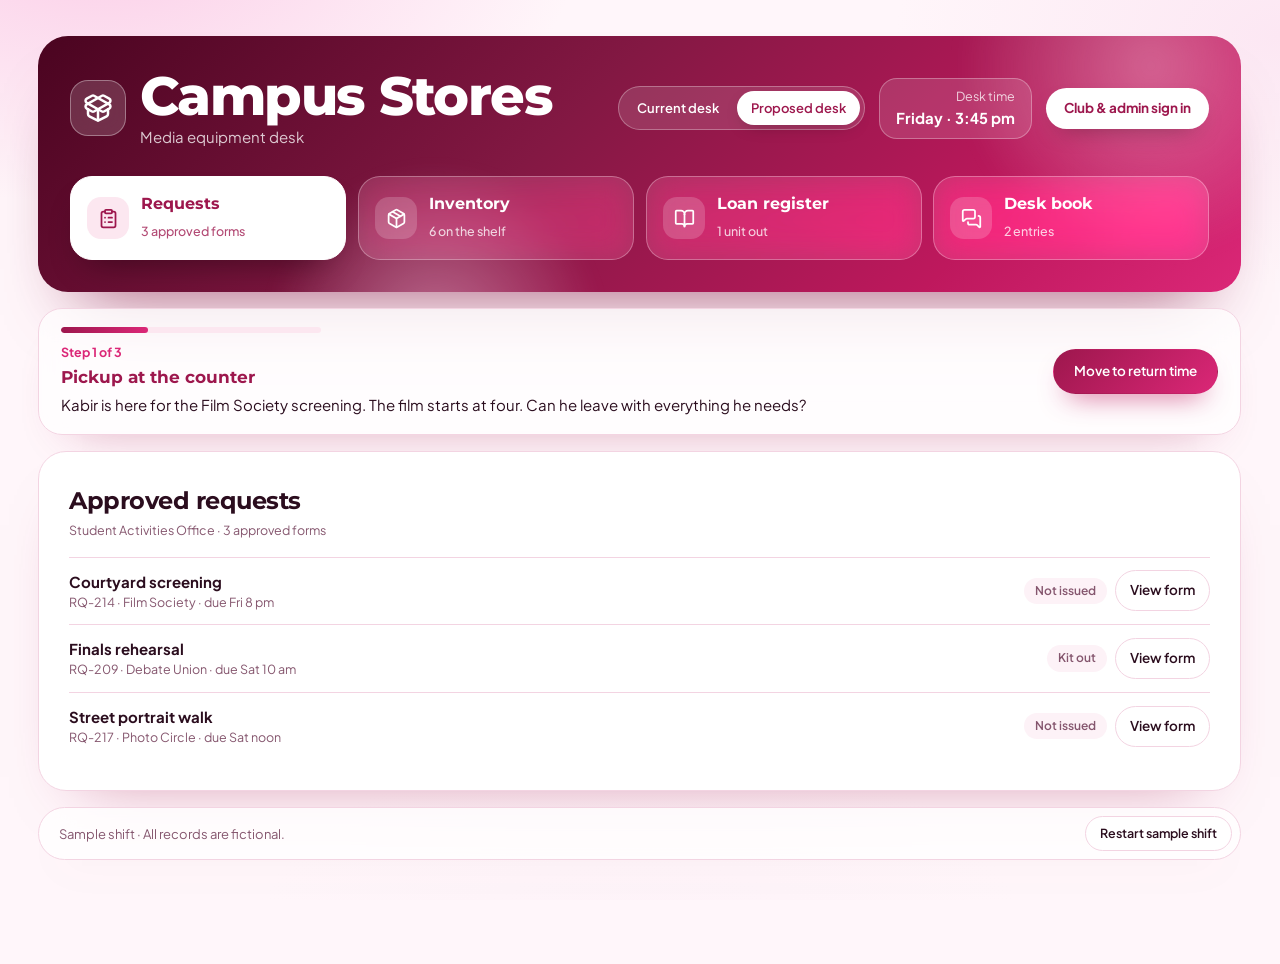
<file: index.html>
<!doctype html>
<html lang="en">
  <head>
    <meta charset="utf-8" />
    <meta name="viewport" content="width=device-width, initial-scale=1" />
    <title>Campus Stores · Media equipment desk</title>
    <meta
      name="description"
      content="Work a shift at a fictional campus equipment desk in this interactive product engineering exercise."
    />
    <link rel="preconnect" href="https://fonts.googleapis.com" />
    <link rel="preconnect" href="https://fonts.gstatic.com" crossorigin />
    <link
      rel="stylesheet"
      href="https://fonts.googleapis.com/css2?family=Montserrat:wght@600;700;800&family=Plus+Jakarta+Sans:wght@400;500;600;700&display=swap"
    />
    <link rel="stylesheet" href="./styles.css?v=pink2" />
    <script defer src="./app.js?v=pink2"></script>
  </head>
  <body>
    <svg
      xmlns="http://www.w3.org/2000/svg"
      width="0"
      height="0"
      aria-hidden="true"
      class="icon-library"
    >
      <symbol id="icon-package-open" viewBox="0 0 24 24">
        <path d="M12 22v-9" />
        <path
          d="M15.17 2.21a1.67 1.67 0 0 1 1.63 0L21 4.57a1.93 1.93 0 0 1 0 3.36L8.82 14.79a1.655 1.655 0 0 1-1.64 0L3 12.43a1.93 1.93 0 0 1 0-3.36z"
        />
        <path
          d="M20 13v3.87a2.06 2.06 0 0 1-1.11 1.83l-6 3.08a1.93 1.93 0 0 1-1.78 0l-6-3.08A2.06 2.06 0 0 1 4 16.87V13"
        />
        <path
          d="M21 12.43a1.93 1.93 0 0 0 0-3.36L8.83 2.2a1.64 1.64 0 0 0-1.63 0L3 4.57a1.93 1.93 0 0 0 0 3.36l12.18 6.86a1.636 1.636 0 0 0 1.63 0z"
        />
      </symbol>
      <symbol id="icon-package" viewBox="0 0 24 24">
        <path
          d="M11 21.73a2 2 0 0 0 2 0l7-4A2 2 0 0 0 21 16V8a2 2 0 0 0-1-1.73l-7-4a2 2 0 0 0-2 0l-7 4A2 2 0 0 0 3 8v8a2 2 0 0 0 1 1.73z"
        />
        <path d="M12 22V12" />
        <polyline points="3.29 7 12 12 20.71 7" />
        <path d="m7.5 4.27 9 5.15" />
      </symbol>
      <symbol id="icon-clipboard-list" viewBox="0 0 24 24">
        <rect width="8" height="4" x="8" y="2" rx="1" ry="1" />
        <path
          d="M16 4h2a2 2 0 0 1 2 2v14a2 2 0 0 1-2 2H6a2 2 0 0 1-2-2V6a2 2 0 0 1 2-2h2"
        />
        <path d="M12 11h4" />
        <path d="M12 16h4" />
        <path d="M8 11h.01" />
        <path d="M8 16h.01" />
      </symbol>
      <symbol id="icon-book-open" viewBox="0 0 24 24">
        <path d="M12 7v14" />
        <path
          d="M3 18a1 1 0 0 1-1-1V4a1 1 0 0 1 1-1h5a4 4 0 0 1 4 4 4 4 0 0 1 4-4h5a1 1 0 0 1 1 1v13a1 1 0 0 1-1 1h-6a3 3 0 0 0-3 3 3 3 0 0 0-3-3z"
        />
      </symbol>
      <symbol id="icon-camera" viewBox="0 0 24 24">
        <path
          d="M14.5 4h-5L7 7H4a2 2 0 0 0-2 2v9a2 2 0 0 0 2 2h16a2 2 0 0 0 2-2V9a2 2 0 0 0-2-2h-3l-2.5-3z"
        />
        <circle cx="12" cy="13" r="3" />
      </symbol>
      <symbol id="icon-projector" viewBox="0 0 24 24">
        <path d="M5 7 3 5" />
        <path d="M9 6V3" />
        <path d="m13 7 2-2" />
        <circle cx="9" cy="13" r="3" />
        <path
          d="M11.83 12H20a2 2 0 0 1 2 2v4a2 2 0 0 1-2 2H4a2 2 0 0 1-2-2v-4a2 2 0 0 1 2-2h2.17"
        />
        <path d="M16 16h2" />
      </symbol>
      <symbol id="icon-speaker" viewBox="0 0 24 24">
        <rect width="16" height="20" x="4" y="2" rx="2" />
        <path d="M12 6h.01" />
        <circle cx="12" cy="14" r="4" />
        <path d="M12 14h.01" />
      </symbol>
      <symbol id="icon-cable" viewBox="0 0 24 24">
        <path
          d="M17 21v-2a1 1 0 0 1-1-1v-1a2 2 0 0 1 2-2h2a2 2 0 0 1 2 2v1a1 1 0 0 1-1 1"
        />
        <path d="M19 15V6.5a1 1 0 0 0-7 0v11a1 1 0 0 1-7 0V9" />
        <path d="M21 21v-2h-4" />
        <path d="M3 5h4V3" />
        <path
          d="M7 5a1 1 0 0 1 1 1v1a2 2 0 0 1-2 2H4a2 2 0 0 1-2-2V6a1 1 0 0 1 1-1V3"
        />
      </symbol>
      <symbol id="icon-mic" viewBox="0 0 24 24">
        <path d="M12 2a3 3 0 0 0-3 3v7a3 3 0 0 0 6 0V5a3 3 0 0 0-3-3Z" />
        <path d="M19 10v2a7 7 0 0 1-14 0v-2" />
        <line x1="12" x2="12" y1="19" y2="22" />
      </symbol>
      <symbol id="icon-messages-square" viewBox="0 0 24 24">
        <path
          d="M16 10a2 2 0 0 1-2 2H6.828a2 2 0 0 0-1.414.586l-2.202 2.202A.71.71 0 0 1 2 14.286V4a2 2 0 0 1 2-2h10a2 2 0 0 1 2 2z"
        />
        <path
          d="M20 9a2 2 0 0 1 2 2v10.286a.71.71 0 0 1-1.212.502l-2.202-2.202A2 2 0 0 0 17.172 19H10a2 2 0 0 1-2-2v-1"
        />
      </symbol>
    </svg>
    <main>
      <div id="campus-stores" class="booting">
        <header class="mast">
          <div class="masttop">
            <div class="brandblock">
              <div class="brandmark" aria-hidden="true">
                <svg aria-hidden="true" class="store-icon">
                  <use href="#icon-package-open"></use>
                </svg>
              </div>
              <div>
                <h1>Campus Stores</h1>
                <div class="muted">Media equipment desk</div>
              </div>
            </div>
            <div class="mastside">
              <div class="modes" role="group" aria-label="Desk version">
                <button type="button" data-action="mode" data-val="current">
                  Current desk
                </button>
                <button type="button" data-action="mode" data-val="proposed">
                  Proposed desk
                </button>
              </div>
              <div class="clock">
                <small>Desk time</small><strong data-clock></strong>
              </div>
              <a class="portal-link" href="./portal.html">Club &amp; admin sign in</a>
            </div>
          </div>
          <nav class="windows" aria-label="Store records" data-nav></nav>
        </header>
        <aside class="shift">
          <div class="shifttext">
            <div class="progress" aria-hidden="true"><i data-progress></i></div>
            <small class="step" data-step></small>
            <b data-shift-title></b>
            <p data-shift></p>
          </div>
          <button type="button" data-action="advance"></button>
        </aside>
        <section class="page" data-page aria-label="Selected register"></section>
        <div class="statusbar">
          <span role="status" aria-live="polite" data-status></span
          ><button type="button" data-action="undo" data-undo hidden>
            Undo check-in</button
          ><button type="button" data-action="restart">
            Restart sample shift
          </button>
        </div>
      </div>
    </main>
  </body>
</html>
</file>
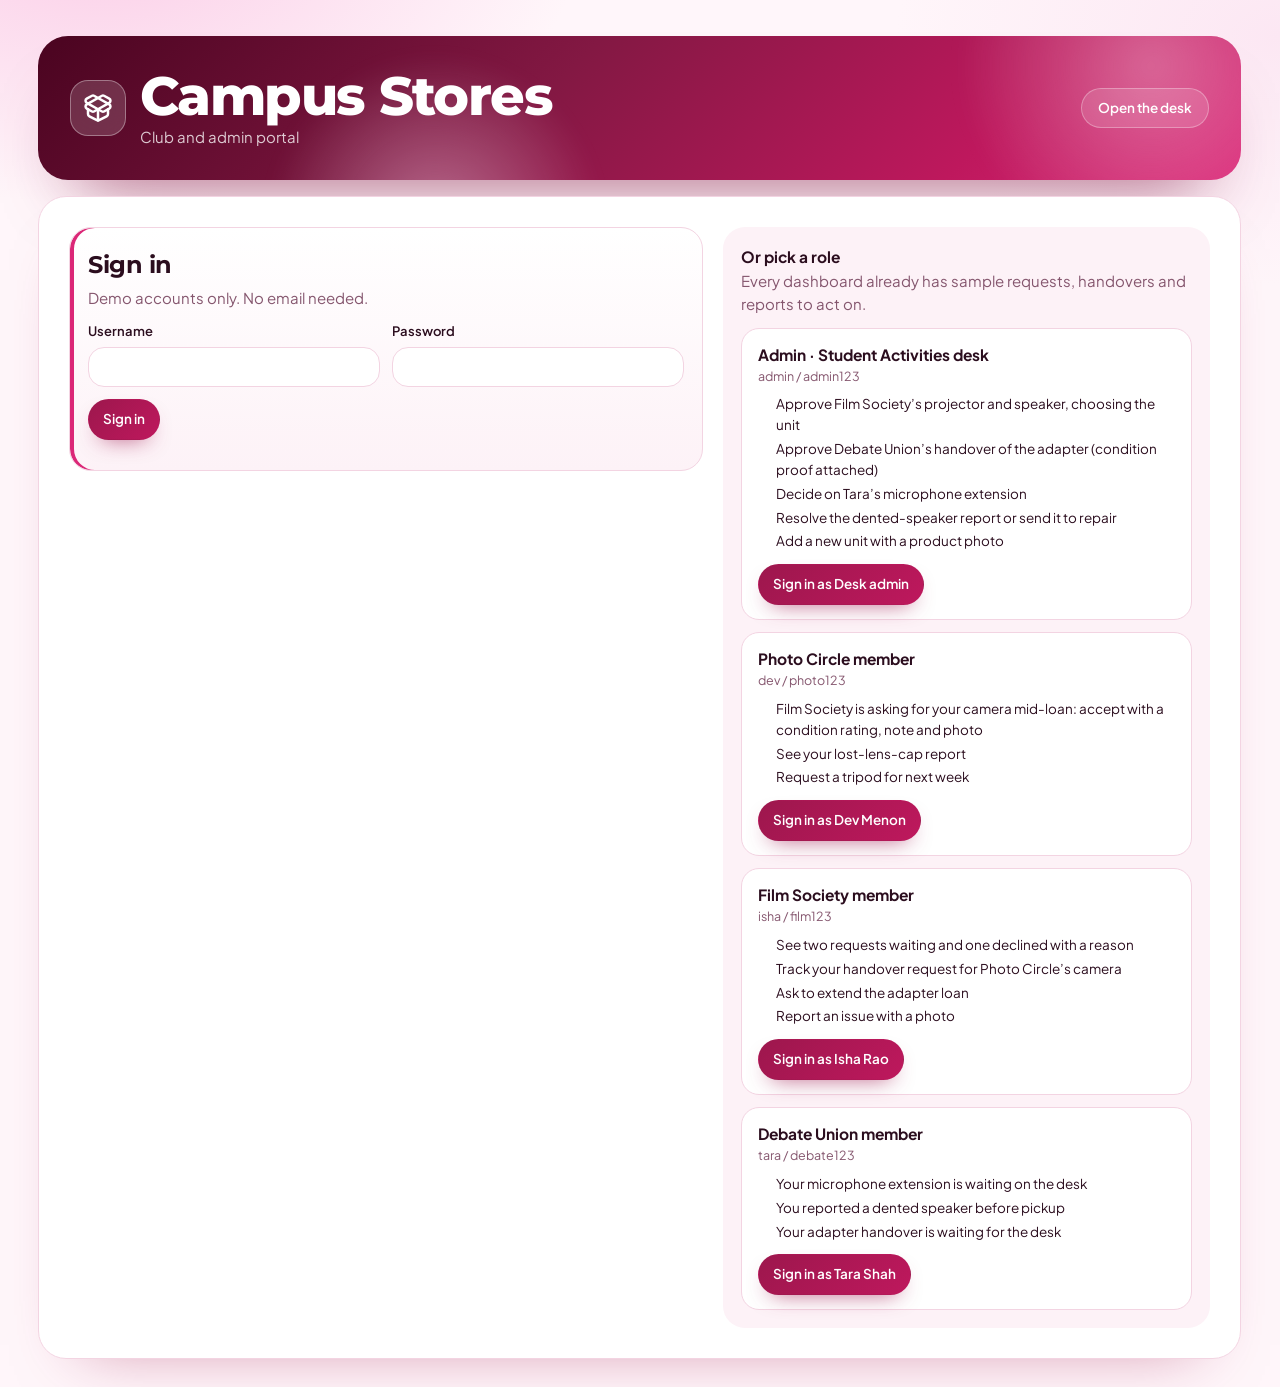
<file: portal.html>
<!doctype html>
<html lang="en">
  <head>
    <meta charset="utf-8" />
    <meta name="viewport" content="width=device-width, initial-scale=1" />
    <title>Campus Stores · Club and admin portal</title>
    <meta
      name="description"
      content="Club members request equipment, report issues and hand kit between clubs. Admins approve, allocate and track it."
    />
    <link rel="preconnect" href="https://fonts.googleapis.com" />
    <link rel="preconnect" href="https://fonts.gstatic.com" crossorigin />
    <link
      rel="stylesheet"
      href="https://fonts.googleapis.com/css2?family=Montserrat:wght@600;700;800&family=Plus+Jakarta+Sans:wght@400;500;600;700&display=swap"
    />
    <link rel="stylesheet" href="./styles.css?v=pink2" />
    <link rel="stylesheet" href="./portal.css?v=3" />
    <script defer src="./portal.js?v=3"></script>
  </head>
  <body>
    <svg xmlns="http://www.w3.org/2000/svg" width="0" height="0" aria-hidden="true" class="icon-library">
      <symbol id="icon-package-open" viewBox="0 0 24 24">
        <path d="M12 22v-9" />
        <path d="M15.17 2.21a1.67 1.67 0 0 1 1.63 0L21 4.57a1.93 1.93 0 0 1 0 3.36L8.82 14.79a1.655 1.655 0 0 1-1.64 0L3 12.430a1.93 1.93 0 0 1 0-3.36z" />
        <path d="M20 13v3.87a2.06 2.06 0 0 1-1.11 1.83l-6 3.08a1.93 1.93 0 0 1-1.78 0l-6-3.08A2.06 2.06 0 0 1 4 16.87V13" />
        <path d="M21 12.43a1.93 1.93 0 0 0 0-3.36L8.83 2.2a1.64 1.64 0 0 0-1.63 0L3 4.57a1.93 1.93 0 0 0 0 3.36l12.18 6.86a1.636 1.636 0 0 0 1.63 0z" />
      </symbol>
      <symbol id="icon-clipboard-list" viewBox="0 0 24 24">
        <rect width="8" height="4" x="8" y="2" rx="1" ry="1" />
        <path d="M16 4h2a2 2 0 0 1 2 2v14a2 2 0 0 1-2 2H6a2 2 0 0 1-2-2V6a2 2 0 0 1 2-2h2" />
        <path d="M12 11h4" /><path d="M12 16h4" /><path d="M8 11h.01" /><path d="M8 16h.01" />
      </symbol>
      <symbol id="icon-package" viewBox="0 0 24 24">
        <path d="M11 21.73a2 2 0 0 0 2 0l7-4A2 2 0 0 0 21 16V8a2 2 0 0 0-1-1.73l-7-4a2 2 0 0 0-2 0l-7 4A2 2 0 0 0 3 8v8a2 2 0 0 0 1 1.73z" />
        <path d="M12 22V12" /><polyline points="3.29 7 12 12 20.71 7" /><path d="m7.5 4.27 9 5.15" />
      </symbol>
      <symbol id="icon-book-open" viewBox="0 0 24 24">
        <path d="M12 7v14" />
        <path d="M3 18a1 1 0 0 1-1-1V4a1 1 0 0 1 1-1h5a4 4 0 0 1 4 4 4 4 0 0 1 4-4h5a1 1 0 0 1 1 1v13a1 1 0 0 1-1 1h-6a3 3 0 0 0-3 3 3 3 0 0 0-3-3z" />
      </symbol>
      <symbol id="icon-camera" viewBox="0 0 24 24">
        <path d="M14.5 4h-5L7 7H4a2 2 0 0 0-2 2v9a2 2 0 0 0 2 2h16a2 2 0 0 0 2-2V9a2 2 0 0 0-2-2h-3l-2.5-3z" />
        <circle cx="12" cy="13" r="3" />
      </symbol>
      <symbol id="icon-projector" viewBox="0 0 24 24">
        <path d="M5 7 3 5" /><path d="M9 6V3" /><path d="m13 7 2-2" /><circle cx="9" cy="13" r="3" />
        <path d="M11.83 12H20a2 2 0 0 1 2 2v4a2 2 0 0 1-2 2H4a2 2 0 0 1-2-2v-4a2 2 0 0 1 2-2h2.17" /><path d="M16 16h2" />
      </symbol>
      <symbol id="icon-speaker" viewBox="0 0 24 24">
        <rect width="16" height="20" x="4" y="2" rx="2" /><path d="M12 6h.01" /><circle cx="12" cy="14" r="4" /><path d="M12 14h.01" />
      </symbol>
      <symbol id="icon-cable" viewBox="0 0 24 24">
        <path d="M17 21v-2a1 1 0 0 1-1-1v-1a2 2 0 0 1 2-2h2a2 2 0 0 1 2 2v1a1 1 0 0 1-1 1" />
        <path d="M19 15V6.5a1 1 0 0 0-7 0v11a1 1 0 0 1-7 0V9" /><path d="M21 21v-2h-4" /><path d="M3 5h4V3" />
        <path d="M7 5a1 1 0 0 1 1 1v1a2 2 0 0 1-2 2H4a2 2 0 0 1-2-2V6a1 1 0 0 1 1-1V3" />
      </symbol>
      <symbol id="icon-mic" viewBox="0 0 24 24">
        <path d="M12 2a3 3 0 0 0-3 3v7a3 3 0 0 0 6 0V5a3 3 0 0 0-3-3Z" /><path d="M19 10v2a7 7 0 0 1-14 0v-2" /><line x1="12" x2="12" y1="19" y2="22" />
      </symbol>
      <symbol id="icon-tripod" viewBox="0 0 24 24">
        <rect x="8" y="2" width="8" height="5" rx="1" /><path d="M12 7v3" /><path d="M12 10 5 22" /><path d="m12 10 7 12" /><path d="M12 10v12" />
      </symbol>
      <symbol id="icon-messages-square" viewBox="0 0 24 24">
        <path d="M16 10a2 2 0 0 1-2 2H6.828a2 2 0 0 0-1.414.586l-2.202 2.202A.71.71 0 0 1 2 14.286V4a2 2 0 0 1 2-2h10a2 2 0 0 1 2 2z" />
        <path d="M20 9a2 2 0 0 1 2 2v10.286a.71.71 0 0 1-1.212.502l-2.202-2.202A2 2 0 0 0 17.172 19H10a2 2 0 0 1-2-2v-1" />
      </symbol>
    </svg>
    <main>
      <div id="campus-stores" class="booting portal" data-portal></div>
    </main>
  </body>
</html>
</file>
<file: styles.css>
/* Campus Stores — dark pink & white */
:root {
  color-scheme: light;
  background: #fff6fa;
}
body {
  margin: 0;
  min-height: 100vh;
  padding: clamp(12px, 3vw, 36px) clamp(10px, 3vw, 40px) 28px;
  background:
    radial-gradient(48rem 26rem at 8% -6%, #fbcfe8 0%, transparent 62%),
    radial-gradient(40rem 26rem at 100% 4%, #fce7f3 0%, transparent 60%),
    radial-gradient(36rem 24rem at 50% 110%, #fdf2f8 0%, transparent 70%),
    #fff6fa;
  background-attachment: fixed;
}
body > main {
  max-width: 1240px;
  margin: 0 auto;
}
.icon-library {
  position: absolute;
  overflow: hidden;
  pointer-events: none;
}
.store-icon {
  fill: none;
  stroke: currentColor;
  stroke-width: 2;
  stroke-linecap: round;
  stroke-linejoin: round;
}

#campus-stores {
  --ink: #2b0d1e;
  --quiet: #85566e;
  --paper: #ffffff;
  --desk: #fdf2f7;
  --nav: #fce7f0;
  --sel: #9d174d;
  --sel2: #be185d;
  --inv: #ffffff;
  --line: #f3d4e2;
  --memo: #fdf0f6;
  --memotxt: #831843;
  --mark: #db2777;
  --ok: #e6f6ed;
  --oktxt: #1d6a43;
  --warn: #fff3d6;
  --warntxt: #7a5000;
  --alert: #ffe4df;
  --alerttxt: #b42318;
  --spring: cubic-bezier(0.2, 0.9, 0.25, 1.15);
  color: var(--ink);
  font:
    15px/1.55 "Plus Jakarta Sans",
    system-ui,
    "Segoe UI",
    sans-serif;
  container-type: inline-size;
}
#campus-stores * {
  box-sizing: border-box;
}
#campus-stores [hidden] {
  display: none !important;
}
#campus-stores h1,
#campus-stores h2,
#campus-stores h3,
#campus-stores p {
  margin: 0;
}
#campus-stores h1,
#campus-stores h2,
#campus-stores .wlabel {
  font-family: "Montserrat", "Plus Jakarta Sans", system-ui, sans-serif;
}
#campus-stores h1 {
  font-size: clamp(30px, 5.2cqw, 54px);
  font-weight: 800;
  line-height: 1.05;
  letter-spacing: -0.03em;
}
#campus-stores h2 {
  font-size: 24px;
  font-weight: 700;
  letter-spacing: -0.02em;
}
#campus-stores h3 {
  font-size: 15.5px;
  font-weight: 700;
}
#campus-stores .muted,
#campus-stores small {
  color: var(--quiet);
}
#campus-stores small {
  font-size: 12.5px;
}

/* ---------- Header with glass windows ---------- */
#campus-stores .mast {
  position: relative;
  overflow: hidden;
  isolation: isolate;
  border-radius: 30px;
  padding: clamp(18px, 3cqw, 32px);
  color: #fff;
  background: linear-gradient(135deg, #4a0420 0%, #831843 42%, #be185d 78%, #db2777 100%);
  box-shadow: 0 40px 70px -40px rgba(131, 24, 67, 0.75);
}
#campus-stores .mast::before,
#campus-stores .mast::after {
  content: "";
  position: absolute;
  z-index: -1;
  border-radius: 50%;
  filter: blur(10px);
  pointer-events: none;
}
#campus-stores .mast::before {
  width: 420px;
  height: 420px;
  right: -120px;
  top: -180px;
  background: radial-gradient(circle, rgba(255, 255, 255, 0.32), transparent 65%);
}
#campus-stores .mast::after {
  width: 360px;
  height: 360px;
  left: 18%;
  bottom: -220px;
  background: radial-gradient(circle, rgba(251, 207, 232, 0.45), transparent 65%);
}
#campus-stores .masttop,
#campus-stores .brandblock,
#campus-stores .mastside {
  display: flex;
  align-items: center;
  gap: 14px;
}
#campus-stores .masttop {
  justify-content: space-between;
  flex-wrap: wrap;
  gap: 16px 24px;
}
#campus-stores .mastside {
  flex-wrap: wrap;
  justify-content: flex-end;
}
#campus-stores .mast .muted,
#campus-stores .mast small {
  color: rgba(255, 255, 255, 0.78);
}
#campus-stores .brandmark {
  width: 56px;
  height: 56px;
  border-radius: 18px;
  display: grid;
  place-items: center;
  background: rgba(255, 255, 255, 0.16);
  border: 1px solid rgba(255, 255, 255, 0.35);
  backdrop-filter: blur(12px);
  -webkit-backdrop-filter: blur(12px);
}
#campus-stores .brandmark svg {
  width: 30px;
  height: 30px;
}
#campus-stores .glass,
#campus-stores .clock,
#campus-stores .modes,
#campus-stores .windows button {
  background: rgba(255, 255, 255, 0.13);
  border: 1px solid rgba(255, 255, 255, 0.3);
  backdrop-filter: blur(16px) saturate(140%);
  -webkit-backdrop-filter: blur(16px) saturate(140%);
}
#campus-stores .portal-link {
  color: var(--sel);
  background: #fff;
  text-decoration: none;
  font-weight: 700;
  font-size: 13.5px;
  padding: 10px 18px;
  border-radius: 999px;
  box-shadow: 0 10px 24px -14px rgba(0, 0, 0, 0.5);
}
#campus-stores .clock {
  display: grid;
  text-align: right;
  padding: 8px 16px;
  border-radius: 18px;
}
#campus-stores .clock strong {
  font-variant-numeric: tabular-nums;
  font-weight: 700;
}
#campus-stores .modes {
  display: inline-flex;
  padding: 4px;
  gap: 4px;
  border-radius: 999px;
}
#campus-stores .mast .modes button {
  border: 0;
  border-radius: 999px;
  background: transparent;
  color: #fff;
  padding: 7px 14px;
  font-size: 13px;
}
#campus-stores .mast .modes button[aria-pressed="true"] {
  background: #fff;
  color: var(--sel);
  box-shadow: 0 6px 18px -8px rgba(0, 0, 0, 0.35);
}
#campus-stores .windows {
  display: grid;
  grid-template-columns: repeat(4, minmax(0, 1fr));
  gap: 12px;
  margin-top: clamp(18px, 3cqw, 28px);
}
#campus-stores .windows button {
  display: grid;
  grid-template-columns: auto 1fr;
  grid-template-rows: auto auto;
  align-items: center;
  column-gap: 12px;
  text-align: left;
  min-height: 84px;
  padding: 14px 16px;
  border-radius: 22px;
  color: #fff;
  transition:
    transform 0.35s var(--spring),
    background-color 0.25s,
    box-shadow 0.35s;
}
#campus-stores .windows button:hover {
  transform: translateY(-4px);
  background: rgba(255, 255, 255, 0.22);
  border-color: rgba(255, 255, 255, 0.5);
}
#campus-stores .windows button[aria-pressed="true"] {
  background: #fff;
  color: var(--sel);
  border-color: #fff;
  box-shadow: 0 18px 36px -18px rgba(0, 0, 0, 0.45);
}
#campus-stores .wicon {
  grid-row: span 2;
  width: 42px;
  height: 42px;
  border-radius: 14px;
  display: grid;
  place-items: center;
  background: rgba(255, 255, 255, 0.18);
}
#campus-stores .windows button[aria-pressed="true"] .wicon {
  background: var(--nav);
}
#campus-stores .wicon svg {
  width: 21px;
  height: 21px;
}
#campus-stores .wlabel {
  font-size: 15.5px;
  font-weight: 700;
  line-height: 1.2;
}
#campus-stores .windows small {
  color: inherit;
  opacity: 0.78;
  font-weight: 500;
}

/* ---------- Shift card ---------- */
#campus-stores .shift {
  display: flex;
  align-items: center;
  justify-content: space-between;
  gap: 16px;
  margin-top: 16px;
  padding: 18px 22px;
  border-radius: 24px;
  background: rgba(255, 255, 255, 0.72);
  border: 1px solid var(--line);
  backdrop-filter: blur(14px);
  -webkit-backdrop-filter: blur(14px);
  box-shadow: 0 24px 50px -36px rgba(157, 23, 77, 0.45);
}
#campus-stores .shifttext {
  max-width: 72ch;
  display: grid;
  gap: 2px;
}
#campus-stores .progress {
  width: min(260px, 100%);
  height: 6px;
  border-radius: 999px;
  background: var(--nav);
  overflow: hidden;
  margin-bottom: 8px;
}
#campus-stores .progress i {
  display: block;
  height: 100%;
  width: 33%;
  border-radius: inherit;
  background: linear-gradient(90deg, var(--sel), var(--mark));
  transition: width 0.7s var(--spring);
}
#campus-stores .shift .step {
  color: var(--mark);
  font-weight: 700;
}
#campus-stores .shift b {
  font-family: "Montserrat", "Plus Jakarta Sans", sans-serif;
  font-size: 17px;
  color: var(--sel);
}
#campus-stores .shift p {
  color: var(--ink);
}
#campus-stores .shift button {
  flex-shrink: 0;
}
#campus-stores [data-action="advance"] {
  background: linear-gradient(135deg, var(--sel), var(--mark));
  color: #fff;
  border-color: transparent;
  padding: 11px 20px;
  box-shadow: 0 14px 28px -14px rgba(190, 24, 93, 0.8);
}

/* ---------- Controls ---------- */
#campus-stores button,
#campus-stores select,
#campus-stores input,
#campus-stores textarea {
  font: inherit;
  color: var(--ink);
  border: 1px solid var(--line);
  background-color: var(--paper);
  min-width: 0;
  padding: 9px 14px;
}
#campus-stores button {
  font-size: 13.5px;
  font-weight: 600;
  cursor: pointer;
  border-radius: 999px;
  transition:
    transform 0.25s var(--spring),
    border-color 0.2s,
    background-color 0.2s,
    box-shadow 0.25s;
}
#campus-stores button:hover {
  border-color: var(--sel2);
}
#campus-stores button:active {
  transform: scale(0.97);
}
#campus-stores .primary {
  background: linear-gradient(135deg, var(--sel), var(--sel2));
  color: var(--inv);
  border-color: transparent;
  box-shadow: 0 10px 22px -12px rgba(157, 23, 77, 0.8);
}
#campus-stores .primary:hover {
  transform: translateY(-1px);
  box-shadow: 0 14px 26px -12px rgba(157, 23, 77, 0.85);
}
#campus-stores select,
#campus-stores input,
#campus-stores textarea {
  border-radius: 16px;
  transition:
    border-color 0.2s,
    box-shadow 0.2s;
}
#campus-stores select {
  appearance: none;
  -webkit-appearance: none;
  cursor: pointer;
  padding-right: 40px;
  background-image: url("data:image/svg+xml,%3Csvg xmlns='http://www.w3.org/2000/svg' width='12' height='8' viewBox='0 0 12 8'%3E%3Cpath d='M1 1.5 6 6.5 11 1.5' fill='none' stroke='%239d174d' stroke-width='2' stroke-linecap='round' stroke-linejoin='round'/%3E%3C/svg%3E");
  background-repeat: no-repeat;
  background-position: right 16px center;
}
#campus-stores select:hover,
#campus-stores input:hover,
#campus-stores textarea:hover {
  border-color: #e9a9c6;
}
#campus-stores :is(select, input, textarea):focus {
  border-color: var(--mark);
  box-shadow: 0 0 0 4px rgba(219, 39, 119, 0.14);
  outline: none;
}
#campus-stores :is(button, summary):focus-visible,
#campus-stores input[type="checkbox"]:focus-visible {
  outline: 3px solid rgba(219, 39, 119, 0.55);
  outline-offset: 2px;
}
#campus-stores button:disabled {
  opacity: 0.5;
  cursor: not-allowed;
}

/* ---------- Page ---------- */
#campus-stores .page {
  margin-top: 16px;
  padding: clamp(18px, 3cqw, 30px);
  min-height: 340px;
  background: var(--paper);
  border: 1px solid var(--line);
  border-radius: 28px;
  box-shadow: 0 30px 60px -44px rgba(157, 23, 77, 0.5);
  min-width: 0;
}
#campus-stores .sectionhead,
#campus-stores .statusbar,
#campus-stores .buttons {
  display: flex;
  align-items: center;
  gap: 10px;
}
#campus-stores .sectionhead {
  justify-content: space-between;
  flex-wrap: wrap;
  margin-bottom: 16px;
}
#campus-stores .sectionhead small {
  margin-top: 2px;
  display: block;
}
#campus-stores .row {
  border-top: 1px solid var(--line);
  display: grid;
  grid-template-columns: minmax(0, 1fr) auto;
  align-items: center;
  gap: 10px;
  padding: 12px 0;
}
#campus-stores .row small,
#campus-stores label span {
  display: block;
}
#campus-stores .row > div:last-child {
  display: flex;
  flex-wrap: wrap;
  gap: 8px;
  align-items: center;
  justify-content: flex-end;
}
#campus-stores .tag {
  background: var(--desk);
  color: var(--quiet);
  font-size: 12px;
  font-weight: 600;
  padding: 4px 11px;
  border-radius: 999px;
  display: inline-block;
}
#campus-stores .good,
#campus-stores .tag.good {
  background: var(--ok);
  color: var(--oktxt);
}
#campus-stores .tag.warn {
  background: var(--warn);
  color: var(--warntxt);
}
#campus-stores .tag.alert {
  background: var(--alert);
  color: var(--alerttxt);
  font-weight: 700;
}
#campus-stores .record {
  margin-top: 14px;
  padding: 14px 16px;
  background: var(--desk);
  border-left: 4px solid var(--sel2);
  border-radius: 6px 18px 18px 6px;
}
#campus-stores .record p {
  margin-top: 5px;
}
#campus-stores .record ul {
  margin: 6px 0 0;
}
#campus-stores .buttons {
  flex-wrap: wrap;
  margin: 12px 0;
}
#campus-stores .buttons button[aria-pressed="true"] {
  background: var(--sel);
  color: var(--inv);
  border-color: var(--sel);
}
#campus-stores .buttons label {
  display: flex;
  gap: 8px;
  align-items: center;
  font-weight: 600;
}
#campus-stores .form {
  display: grid;
  grid-template-columns: repeat(2, minmax(0, 1fr));
  gap: 12px;
  margin: 12px 0;
}
#campus-stores .form label,
#campus-stores .still label,
#campus-stores .lookup label {
  font-size: 13px;
  font-weight: 600;
  min-width: 0;
}
#campus-stores .form label span,
#campus-stores .still label span,
#campus-stores .lookup label span {
  margin-bottom: 5px;
}
#campus-stores .form :is(select, input, textarea),
#campus-stores .still select,
#campus-stores .lookup input,
#campus-stores .picklist select {
  width: 100%;
  font-weight: 400;
}
#campus-stores .full {
  grid-column: 1/-1;
}
#campus-stores textarea {
  resize: vertical;
}

/* ---------- Status bar (floating glass pill) ---------- */
#campus-stores .statusbar {
  justify-content: space-between;
  flex-wrap: wrap;
  margin-top: 16px;
  padding: 8px 8px 8px 20px;
  border-radius: 999px;
  background: rgba(255, 255, 255, 0.78);
  border: 1px solid var(--line);
  backdrop-filter: blur(16px);
  -webkit-backdrop-filter: blur(16px);
  box-shadow: 0 18px 40px -26px rgba(157, 23, 77, 0.55);
  color: var(--quiet);
  font-size: 13px;
}
#campus-stores .statusbar span {
  flex: 1 1 200px;
}
#campus-stores .statusbar button {
  font-size: 12.5px;
  padding: 7px 14px;
}

/* ---------- Proposed desk components ---------- */
#campus-stores .stats {
  display: flex;
  flex-wrap: wrap;
  gap: 8px;
  margin-bottom: 16px;
}
#campus-stores .stat {
  font-size: 12.5px;
  padding: 5px 12px;
  border: 1px solid var(--line);
  border-radius: 999px;
  color: var(--quiet);
}
#campus-stores .stat b {
  color: var(--ink);
}
#campus-stores .stat.warn {
  background: var(--warn);
  border-color: transparent;
  color: var(--warntxt);
}
#campus-stores .stat.alert {
  background: var(--alert);
  border-color: transparent;
  color: var(--alerttxt);
}
#campus-stores .stat.warn b,
#campus-stores .stat.alert b {
  color: inherit;
}
#campus-stores .lookup {
  display: flex;
  flex-wrap: wrap;
  align-items: flex-end;
  justify-content: space-between;
  gap: 4px 12px;
}
#campus-stores .lookup label {
  flex: 1 1 240px;
}
#campus-stores .lookup input {
  padding: 11px 18px;
  border-radius: 999px;
}
#campus-stores .kit {
  border: 1px solid var(--line);
  border-radius: 22px;
  margin-top: 14px;
  overflow: hidden;
}
#campus-stores .kit header {
  display: flex;
  justify-content: space-between;
  align-items: center;
  gap: 10px;
  padding: 12px 16px;
  background: linear-gradient(90deg, var(--desk), #fff);
  border-bottom: 1px solid var(--line);
}
#campus-stores .kit header small {
  display: block;
}
#campus-stores .kit ul,
#campus-stores .picklist,
#campus-stores .checklist,
#campus-stores .kitstatus ul {
  list-style: none;
  margin: 0;
  padding: 0;
}
#campus-stores .kit ul {
  padding: 0 16px;
}
#campus-stores .unit {
  display: grid;
  grid-template-columns: minmax(0, 1fr) auto;
  align-items: center;
  gap: 10px;
  padding: 12px 0;
}
#campus-stores .unit + .unit {
  border-top: 1px solid var(--line);
}
#campus-stores .unit small {
  display: block;
}
#campus-stores .trail {
  margin-top: 5px;
  font-size: 12.5px;
  color: var(--quiet);
}
#campus-stores .trail.expect {
  display: inline-block;
  padding: 3px 10px;
  border-radius: 999px;
  background: var(--warn);
  color: var(--warntxt);
  font-weight: 700;
}
#campus-stores .panel {
  margin-top: 16px;
  padding: 18px;
  border: 1px solid var(--line);
  border-radius: 22px;
  background: linear-gradient(180deg, #fff, var(--desk));
  box-shadow: inset 4px 0 0 var(--mark);
}
#campus-stores .panel > p.muted {
  margin-top: 3px;
}
#campus-stores .fixed {
  display: grid;
  align-content: start;
  font-size: 13px;
}
#campus-stores .fixed span {
  font-weight: 600;
  margin-bottom: 5px;
}
#campus-stores .fixed strong {
  padding: 9px 0 0;
  font-size: 15px;
  color: var(--sel);
}
#campus-stores .picklist,
#campus-stores .checklist {
  display: grid;
  gap: 10px;
  margin: 14px 0;
}
#campus-stores .picklist li {
  display: grid;
  gap: 5px;
  padding: 12px 14px;
  background: #fff;
  border: 1px solid var(--line);
  border-radius: 18px;
}
#campus-stores .picktype {
  display: block;
  font-size: 13px;
  font-weight: 700;
  margin-bottom: 4px;
}
#campus-stores .checklist li {
  padding: 12px 14px;
  background: #fff;
  border: 1px solid var(--line);
  border-radius: 18px;
  transition:
    background-color 0.25s,
    transform 0.3s var(--spring);
}
#campus-stores .checklist li.ticked {
  background: var(--ok);
  border-color: transparent;
}
#campus-stores .check {
  display: flex;
  gap: 12px;
  align-items: flex-start;
  cursor: pointer;
}
#campus-stores .check input {
  width: 21px;
  height: 21px;
  margin: 1px 0 0;
  padding: 0;
  flex-shrink: 0;
  accent-color: var(--sel);
}
#campus-stores .check strong,
#campus-stores .check small {
  display: block;
}
#campus-stores .tagcheck {
  margin: 10px 0 0 33px;
  padding: 7px 12px;
  border-radius: 14px;
  font-size: 12.5px;
  background: var(--warn);
  color: var(--warntxt);
}
#campus-stores .still {
  border: 0;
  margin: 12px 0 0 33px;
  padding: 0;
  display: grid;
  grid-template-columns: repeat(2, minmax(0, 1fr));
  gap: 10px;
}
#campus-stores .still legend {
  font-size: 12.5px;
  color: var(--alerttxt);
  font-weight: 700;
  padding: 0;
  margin-bottom: 8px;
}
#campus-stores .formerror {
  color: var(--alerttxt);
  font-size: 13px;
  font-weight: 700;
  margin-bottom: 6px;
}
#campus-stores .formerror:empty {
  display: none;
}
#campus-stores .msgs,
#campus-stores .kitstatus {
  margin-top: 16px;
}
#campus-stores .msgs h3,
#campus-stores .kitstatus h3 {
  font-size: 13.5px;
}
#campus-stores .msgs blockquote {
  margin: 8px 0 0;
  padding: 10px 14px;
  border-radius: 18px;
  background: var(--memo);
  color: var(--memotxt);
}
#campus-stores .msgs small {
  color: inherit;
  opacity: 0.85;
}
#campus-stores .msgs p {
  margin-top: 2px;
}
#campus-stores .kitstatus ul {
  margin-top: 6px;
}
#campus-stores .kitstatus li {
  display: flex;
  justify-content: space-between;
  align-items: center;
  gap: 8px;
  padding: 9px 0;
  border-top: 1px solid var(--line);
}
#campus-stores .empty {
  padding: 20px 0 6px;
  color: var(--quiet);
}
#campus-stores .gear {
  width: 40px;
  height: 40px;
  border-radius: 14px;
  display: grid;
  place-items: center;
  background: linear-gradient(135deg, #fce7f0, #fbcfe2);
  color: var(--sel);
  flex-shrink: 0;
}
#campus-stores .gear svg {
  width: 20px;
  height: 20px;
}
#campus-stores .row.has-gear,
#campus-stores .unit.has-gear {
  grid-template-columns: auto minmax(0, 1fr) auto;
  gap: 14px;
}

/* ---------- Motion ---------- */
@keyframes cs-rise {
  from {
    opacity: 0;
    transform: translateY(26px) scale(0.98);
  }
  to {
    opacity: 1;
    transform: none;
  }
}
@keyframes cs-window {
  from {
    opacity: 0;
    transform: translateY(34px) rotateX(18deg) scale(0.94);
  }
  to {
    opacity: 1;
    transform: none;
  }
}
@keyframes cs-swap {
  from {
    opacity: 0;
    transform: translateY(14px);
  }
  to {
    opacity: 1;
    transform: none;
  }
}
@media (prefers-reduced-motion: no-preference) {
  #campus-stores.booting .mast {
    animation: cs-rise 0.8s var(--spring) both;
  }
  #campus-stores.booting .brandblock,
  #campus-stores.booting .mastside {
    animation: cs-rise 0.8s var(--spring) 0.12s both;
  }
  #campus-stores.booting .windows {
    perspective: 900px;
  }
  #campus-stores.booting .windows button {
    animation: cs-window 0.85s var(--spring) both;
  }
  #campus-stores.booting .windows button:nth-child(1) {
    animation-delay: 0.22s;
  }
  #campus-stores.booting .windows button:nth-child(2) {
    animation-delay: 0.3s;
  }
  #campus-stores.booting .windows button:nth-child(3) {
    animation-delay: 0.38s;
  }
  #campus-stores.booting .windows button:nth-child(4) {
    animation-delay: 0.46s;
  }
  #campus-stores.booting .shift {
    animation: cs-rise 0.8s var(--spring) 0.5s both;
  }
  #campus-stores.booting .page {
    animation: cs-rise 0.85s var(--spring) 0.6s both;
  }
  #campus-stores .page.enter {
    animation: cs-swap 0.45s var(--spring) both;
  }
  #campus-stores [data-reveal] {
    transition:
      opacity 0.4s ease,
      transform 0.5s var(--spring);
    transition-delay: calc(var(--i, 0) * 55ms);
  }
  #campus-stores [data-reveal]:not(.in) {
    opacity: 0;
    transform: translateY(16px);
  }
  #campus-stores [data-reveal] .gear {
    transition: transform 0.55s cubic-bezier(0.3, 1.6, 0.5, 1);
    transition-delay: calc(var(--i, 0) * 55ms + 100ms);
  }
  #campus-stores [data-reveal]:not(.in) .gear {
    transform: scale(0.3) rotate(-16deg);
  }
}

/* ---------- Responsive ---------- */
@container (max-width: 760px) {
  #campus-stores .windows {
    grid-template-columns: repeat(2, minmax(0, 1fr));
  }
  #campus-stores .shift {
    flex-wrap: wrap;
  }
  #campus-stores .mastside {
    justify-content: flex-start;
  }
  #campus-stores .clock {
    text-align: left;
  }
}
@container (max-width: 460px) {
  #campus-stores .form,
  #campus-stores .still {
    grid-template-columns: minmax(0, 1fr);
  }
  #campus-stores .still,
  #campus-stores .tagcheck {
    margin-left: 0;
  }
  #campus-stores .windows button {
    grid-template-columns: minmax(0, 1fr);
    min-height: 0;
    padding: 12px;
    row-gap: 6px;
  }
  #campus-stores .wicon {
    grid-row: auto;
    width: 36px;
    height: 36px;
  }
  #campus-stores .brandmark {
    display: none;
  }
  #campus-stores .unit,
  #campus-stores .row.has-gear,
  #campus-stores .unit.has-gear {
    grid-template-columns: auto minmax(0, 1fr);
  }
  #campus-stores .row.has-gear > div:last-child,
  #campus-stores .unit.has-gear > div:last-child {
    grid-column: 2;
    justify-content: flex-start;
  }
  #campus-stores .kit header {
    flex-wrap: wrap;
  }
  #campus-stores .statusbar {
    border-radius: 22px;
  }
}
@media (pointer: coarse) {
  #campus-stores button,
  #campus-stores select {
    min-height: 44px;
  }
}
</file>
<file: portal.css>
#campus-stores.portal .backlink,
#campus-stores.portal .ghost {
  color: #fff;
  text-decoration: none;
  font-weight: 600;
  font-size: 13.5px;
  padding: 9px 16px;
  border-radius: 999px;
  background: rgba(255, 255, 255, 0.13);
  border: 1px solid rgba(255, 255, 255, 0.3);
}
#campus-stores.portal .login {
  display: grid;
  grid-template-columns: minmax(0, 1.3fr) minmax(0, 1fr);
  gap: 20px;
  align-items: start;
}
#campus-stores.portal .login .panel {
  margin-top: 0;
}
#campus-stores.portal .demo {
  padding: 18px;
  border-radius: 22px;
  background: var(--desk);
}
#campus-stores.portal .demo ul {
  margin: 8px 0 0;
  padding: 0;
  list-style: none;
  display: grid;
  gap: 8px;
}
#campus-stores.portal .demo small {
  display: block;
}
#campus-stores.portal .sub {
  margin: 22px 0 4px;
  font-size: 14px;
  color: var(--sel);
}
#campus-stores.portal .inline {
  display: flex;
  gap: 6px;
  flex-wrap: wrap;
}
#campus-stores.portal .inline input {
  padding: 7px 12px;
}
#campus-stores.portal .pad {
  padding: 0 16px 14px;
}
#campus-stores.portal .proof {
  display: block;
  max-width: 220px;
  margin-top: 8px;
  border-radius: 14px;
  border: 1px solid var(--line);
}
#campus-stores.portal input[type="file"] {
  padding: 7px 10px;
  width: 100%;
}
#campus-stores.portal .kit header .tag {
  flex-shrink: 0;
}
#campus-stores.portal .hint {
  margin: 0 0 16px;
  padding: 10px 16px;
  border-radius: 16px;
  background: var(--memo);
  color: var(--memotxt);
  font-weight: 600;
  font-size: 13.5px;
}
#campus-stores.portal .roles {
  display: grid;
  gap: 12px;
  margin-top: 12px;
}
#campus-stores.portal .role {
  padding: 14px 16px;
  border-radius: 18px;
  background: #fff;
  border: 1px solid var(--line);
}
#campus-stores.portal .role ul {
  margin: 8px 0 12px;
  padding-left: 18px;
  display: block;
  font-size: 13.5px;
}
#campus-stores.portal .role li {
  margin-top: 3px;
}
#campus-stores.portal .gearphoto {
  width: 40px;
  height: 40px;
  border-radius: 14px;
  object-fit: cover;
}
@container (max-width: 760px) {
  #campus-stores.portal .login {
    grid-template-columns: minmax(0, 1fr);
  }
}

#campus-stores.portal .agree {
  margin-top: 10px;
  padding: 12px;
  border-radius: 16px;
  background: var(--warn);
  display: grid;
  gap: 8px;
}
#campus-stores.portal .disputed {
  color: var(--alerttxt);
  font-weight: 700;
}
#campus-stores.portal .cond {
  margin-top: 10px;
}
#campus-stores.portal .cond input[name='note'] {
  flex: 1 1 220px;
}
#campus-stores.portal .cond input[type='file'] {
  width: auto;
  flex: 1 1 180px;
}
</file>
